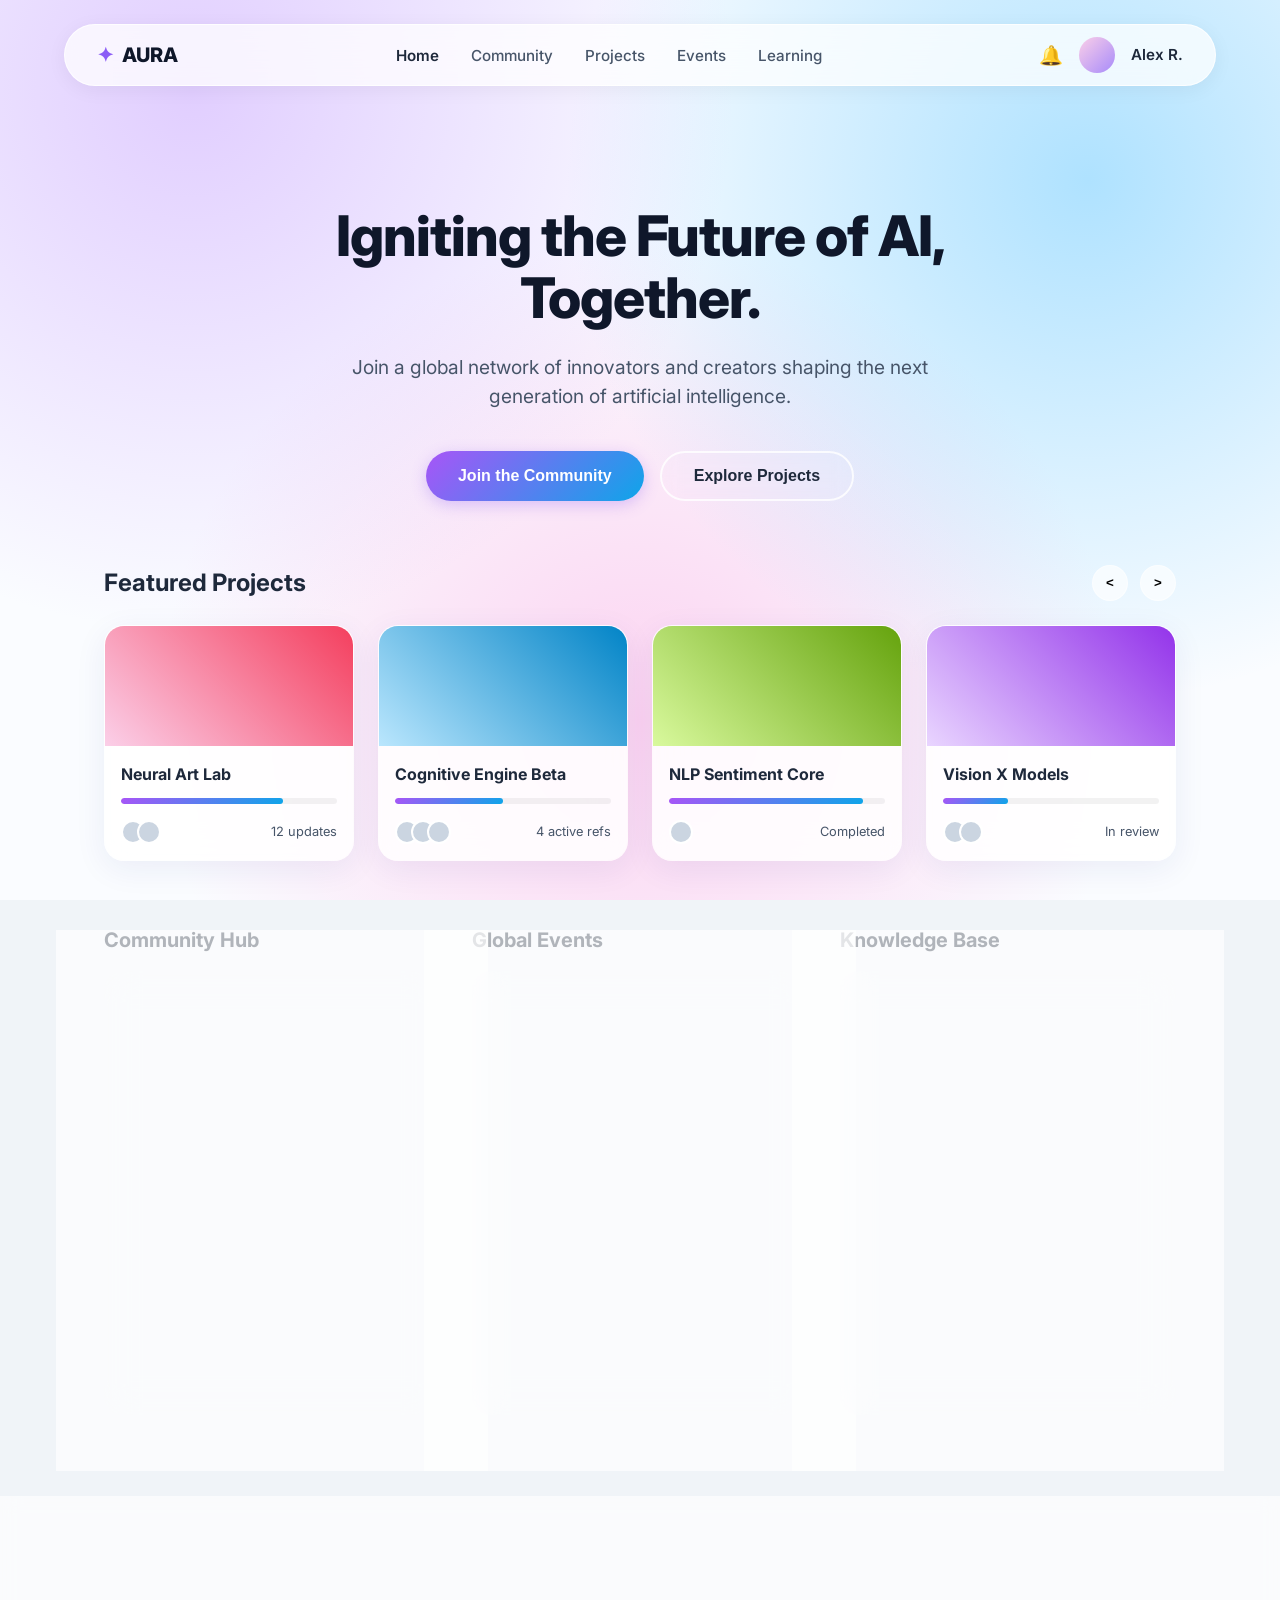
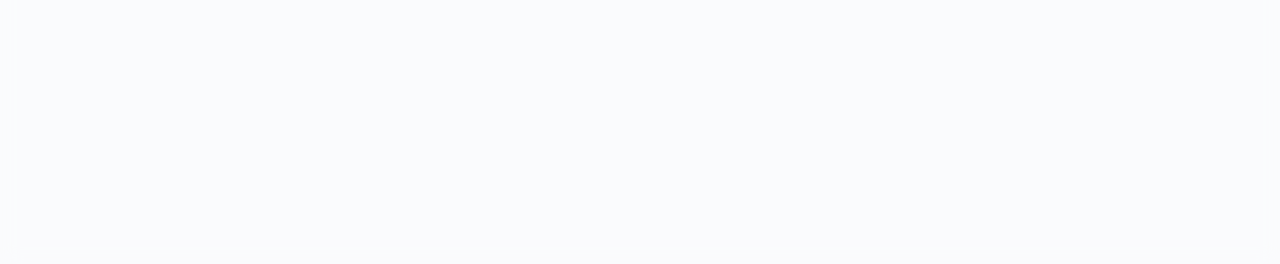
<file: apps/gen-ai-community/src/index.html>
<!DOCTYPE html>
<html lang="en">
<head>
    <meta charset="UTF-8">
    <meta name="viewport" content="width=device-width, initial-scale=1.0">
    <title>Global Gen-AI Community</title>
    <link rel="stylesheet" href="style.css">
    <link rel="preconnect" href="https://fonts.googleapis.com">
    <link rel="preconnect" href="https://fonts.gstatic.com" crossorigin>
    <link href="https://fonts.googleapis.com/css2?family=Inter:wght@400;500;600;700;800&display=swap" rel="stylesheet">
</head>
<body>
    <!-- Background Gradient -->
    <div class="glass-bg"></div>

    <nav class="navbar glass-pill">
        <div class="logo">
            <span class="logo-icon">✦</span> AURA
        </div>
        <ul class="nav-links">
            <li><a href="#" class="active">Home</a></li>
            <li><a href="#">Community</a></li>
            <li><a href="#">Projects</a></li>
            <li><a href="#">Events</a></li>
            <li><a href="#">Learning</a></li>
        </ul>
        <div class="user-profile">
            <span class="bell-icon">🔔</span>
            <div class="avatar"></div>
            <span class="user-name">Alex R.</span>
        </div>
    </nav>

    <header class="hero">
        <h1>Igniting the Future of AI, Together.</h1>
        <p>Join a global network of innovators and creators shaping the next generation of artificial intelligence.</p>
        <div class="hero-cta">
            <button class="btn-primary pill">Join the Community</button>
            <button class="btn-secondary pill">Explore Projects</button>
        </div>
    </header>

    <section class="featured-projects">
        <div class="section-header">
            <h2>Featured Projects</h2>
            <div class="carousel-nav">
                <button class="nav-arrow">&lt;</button>
                <button class="nav-arrow">&gt;</button>
            </div>
        </div>
        <div class="project-carousel">
            <!-- Project Card 1 -->
            <div class="project-card glass-card">
                <div class="project-image gradient-1"></div>
                <div class="project-info">
                    <h3>Neural Art Lab</h3>
                    <div class="progress-bar"><div class="progress" style="width: 75%"></div></div>
                    <div class="project-meta">
                        <div class="avatars">
                            <div class="avatar-mini"></div>
                            <div class="avatar-mini"></div>
                        </div>
                        <span>12 updates</span>
                    </div>
                </div>
            </div>
            <!-- Project Card 2 -->
            <div class="project-card glass-card">
                <div class="project-image gradient-2"></div>
                <div class="project-info">
                    <h3>Cognitive Engine Beta</h3>
                    <div class="progress-bar"><div class="progress" style="width: 50%"></div></div>
                    <div class="project-meta">
                        <div class="avatars">
                            <div class="avatar-mini"></div>
                            <div class="avatar-mini"></div>
                            <div class="avatar-mini"></div>
                        </div>
                        <span>4 active refs</span>
                    </div>
                </div>
            </div>
            <!-- Project Card 3 -->
            <div class="project-card glass-card">
                <div class="project-image gradient-3"></div>
                <div class="project-info">
                    <h3>NLP Sentiment Core</h3>
                    <div class="progress-bar"><div class="progress" style="width: 90%"></div></div>
                    <div class="project-meta">
                        <div class="avatars">
                            <div class="avatar-mini"></div>
                        </div>
                        <span>Completed</span>
                    </div>
                </div>
            </div>
            <!-- Project Card 4 -->
            <div class="project-card glass-card">
                <div class="project-image gradient-4"></div>
                <div class="project-info">
                    <h3>Vision X Models</h3>
                    <div class="progress-bar"><div class="progress" style="width: 30%"></div></div>
                    <div class="project-meta">
                        <div class="avatars">
                            <div class="avatar-mini"></div>
                            <div class="avatar-mini"></div>
                        </div>
                        <span>In review</span>
                    </div>
                </div>
            </div>
        </div>
    </section>

    <main class="dashboard-grid">
        <!-- Column 1: Community Hub -->
        <div class="grid-column">
            <h2 class="col-title">Community Hub</h2>
            <div class="glass-card column-card">
                <div class="feed-item">
                    <div class="feed-header">
                        <div class="avatar-small"></div>
                        <div class="feed-meta">
                            <strong>Sarah Jenkins</strong>
                            <span>2 hours ago</span>
                        </div>
                    </div>
                    <p class="feed-body">Just published the new weights for the edge-optimized transformer model. Check out the benchmarks! <a href="#">See more</a></p>
                    <div class="feed-actions">
                        <span>❤️ 124</span>
                        <span>💬 32</span>
                    </div>
                </div>
                <div class="feed-item">
                    <div class="feed-header">
                        <div class="avatar-small"></div>
                        <div class="feed-meta">
                            <strong>David Chu</strong>
                            <span>5 hours ago</span>
                        </div>
                    </div>
                    <p class="feed-body">Anyone experiencing latency drops with the latest API wrapper update? Let's debug in the main thread.</p>
                    <div class="feed-actions">
                        <span>❤️ 45</span>
                        <span>💬 18</span>
                    </div>
                </div>
                <div class="feed-input">
                    <div class="avatar-small"></div>
                    <input type="text" placeholder="Add a comment...">
                </div>
            </div>
        </div>

        <!-- Column 2: Global Events -->
        <div class="grid-column">
            <h2 class="col-title">Global Events</h2>
            <div class="glass-card column-card no-pad">
                <ul class="event-list">
                    <li>
                        <div class="event-day">Mon</div>
                        <div class="event-tag blue-tag">
                            <strong>Upcoming Meetups</strong>
                            <span>10:00 AM PST</span>
                        </div>
                    </li>
                    <li>
                        <div class="event-day">Tue</div>
                        <div class="event-tag purple-tag">
                            <strong>Model Fine-tuning Workshop</strong>
                            <span>1:00 PM EST</span>
                        </div>
                    </li>
                    <li>
                        <div class="event-day">Wed</div>
                        <div class="event-tag orange-tag">
                            <strong>AI Ethics Panel</strong>
                            <span>9:00 AM UTC</span>
                        </div>
                    </li>
                    <li>
                        <div class="event-day">Thu</div>
                        <div class="event-tag green-tag">
                            <strong>Hackathon Kickoff</strong>
                            <span>All Day</span>
                        </div>
                    </li>
                </ul>
            </div>
        </div>

        <!-- Column 3: Knowledge Base -->
        <div class="grid-column">
            <h2 class="col-title">Knowledge Base</h2>
            <div class="glass-card column-card flex-col">
                <a href="#" class="resource-link">
                    <div class="resource-icon">📚</div>
                    <div class="resource-text">
                        <strong>Latest AI Research</strong>
                        <span>Curated papers from top labs</span>
                    </div>
                    <div class="resource-arrow">→</div>
                </a>
                <a href="#" class="resource-link">
                    <div class="resource-icon">⚡</div>
                    <div class="resource-text">
                        <strong>Optimization Guides</strong>
                        <span>Reduce latency by 40%</span>
                    </div>
                    <div class="resource-arrow">→</div>
                </a>
                <a href="#" class="resource-link">
                    <div class="resource-icon">🔧</div>
                    <div class="resource-text">
                        <strong>API Documentation</strong>
                        <span>Connect your models easily</span>
                    </div>
                    <div class="resource-arrow">→</div>
                </a>
                <button class="btn-outline">Show More Resources</button>
            </div>
        </div>
    </main>

    <footer class="glass-footer">
        <div class="footer-brand">
            <div class="logo"><span class="logo-icon">✦</span> AURA</div>
            <div class="members-online">
                <div class="avatars">
                    <div class="avatar-mini"></div>
                    <div class="avatar-mini"></div>
                    <div class="avatar-mini"></div>
                </div>
                <span>4,291 members online</span>
            </div>
        </div>
        <div class="footer-links">
            <div class="link-group">
                <h4>Site Links</h4>
                <a href="#">About Us</a>
                <a href="#">Careers</a>
                <a href="#">Press</a>
            </div>
            <div class="link-group">
                <h4>Legal Info</h4>
                <a href="#">Privacy Policy</a>
                <a href="#">Terms of Service</a>
                <a href="#">Cookie Guidelines</a>
            </div>
        </div>
        <div class="footer-bottom">
            <span>© 2026 AURA Community. All rights reserved.</span>
            <div class="footer-legal-links">
                <a href="#">Privacy</a> • <a href="#">Legal Info</a>
            </div>
        </div>
    </footer>
</body>
</html>
</file>
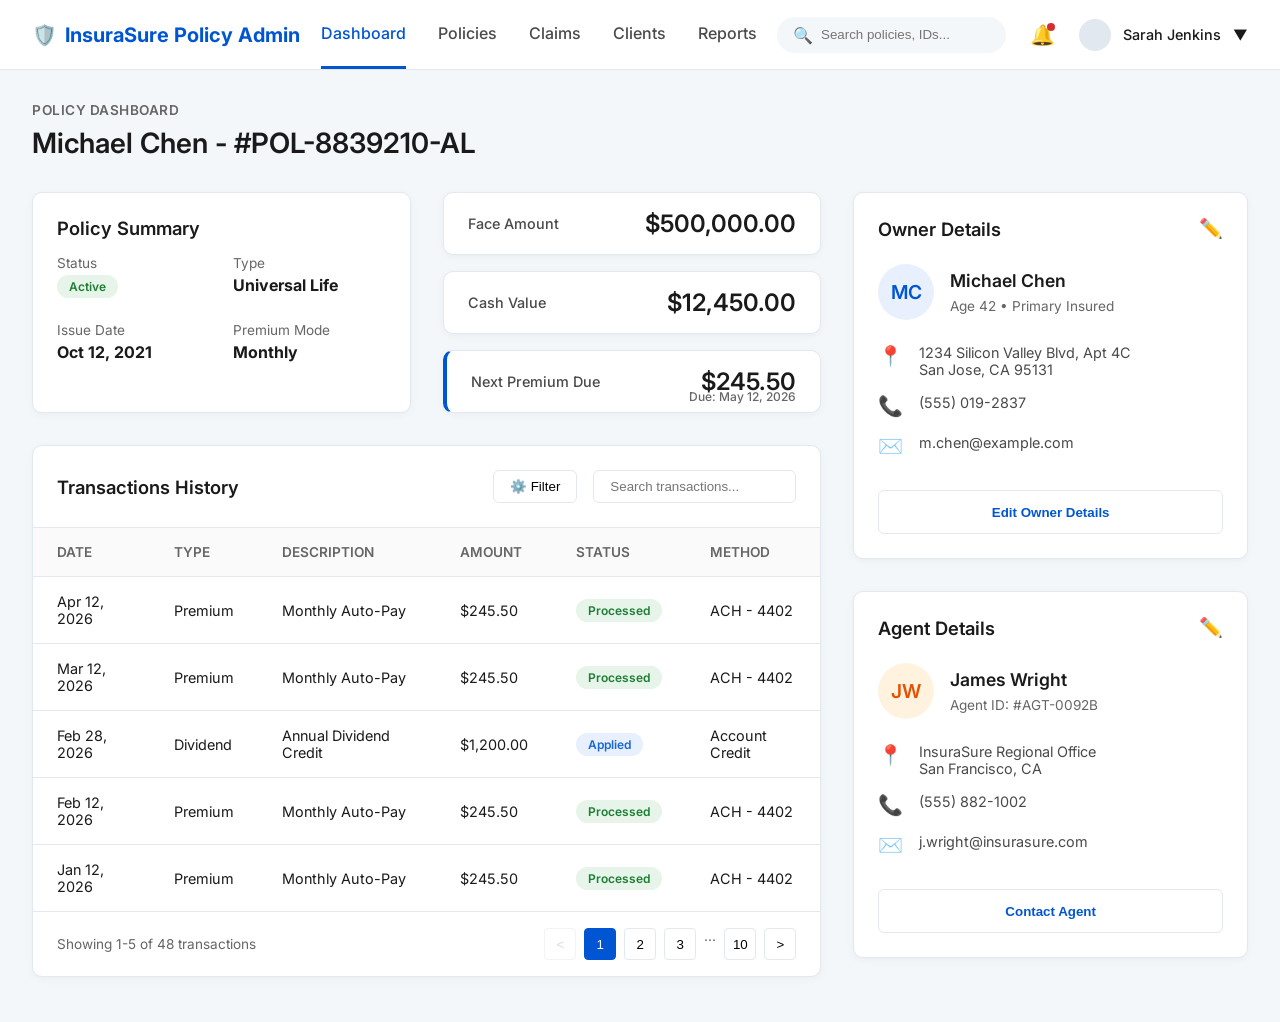
<file: apps/insurance-policy-admin/src/index.html>
<!DOCTYPE html>
<html lang="en">
<head>
    <meta charset="UTF-8">
    <meta name="viewport" content="width=device-width, initial-scale=1.0">
    <title>InsuraSure Policy Admin</title>
    <link rel="stylesheet" href="style.css">
    <link rel="preconnect" href="https://fonts.googleapis.com">
    <link rel="preconnect" href="https://fonts.gstatic.com" crossorigin>
    <link href="https://fonts.googleapis.com/css2?family=Inter:wght@400;500;600;700&display=swap" rel="stylesheet">
</head>
<body>
    <nav class="top-nav">
        <div class="nav-brand">
            <span class="logo-shield">🛡️</span>
            <span class="brand-name">InsuraSure Policy Admin</span>
        </div>
        <ul class="nav-links">
            <li><a href="#" class="active">Dashboard</a></li>
            <li><a href="#">Policies</a></li>
            <li><a href="#">Claims</a></li>
            <li><a href="#">Clients</a></li>
            <li><a href="#">Reports</a></li>
        </ul>
        <div class="nav-actions">
            <div class="search-bar">
                <span class="search-icon">🔍</span>
                <input type="text" placeholder="Search policies, IDs...">
            </div>
            <div class="notification">
                <span class="bell">🔔</span>
                <span class="dot"></span>
            </div>
            <div class="user-profile">
                <div class="avatar"></div>
                <span>Sarah Jenkins</span>
                <span class="chevron">▼</span>
            </div>
        </div>
    </nav>

    <main class="dashboard-container">
        <header class="dashboard-header">
            <span class="breadcrumb">Policy Dashboard</span>
            <h1>Michael Chen - #POL-8839210-AL</h1>
        </header>

        <div class="two-column-layout">
            <!-- Left Column: Core Data -->
            <div class="main-content">
                
                <div class="summary-highlight-grid">
                    <!-- Policy Summary Card -->
                    <div class="card summary-card">
                        <h2>Policy Summary</h2>
                        <div class="summary-details">
                            <div class="detail-group">
                                <span>Status</span>
                                <div class="badge badge-success">Active</div>
                            </div>
                            <div class="detail-group">
                                <span>Type</span>
                                <strong>Universal Life</strong>
                            </div>
                            <div class="detail-group">
                                <span>Issue Date</span>
                                <strong>Oct 12, 2021</strong>
                            </div>
                            <div class="detail-group">
                                <span>Premium Mode</span>
                                <strong>Monthly</strong>
                            </div>
                        </div>
                    </div>

                    <!-- Highlight Stack -->
                    <div class="highlight-stack">
                        <div class="card highlight-card">
                            <span>Face Amount</span>
                            <h3>$500,000.00</h3>
                        </div>
                        <div class="card highlight-card">
                            <span>Cash Value</span>
                            <h3>$12,450.00</h3>
                        </div>
                        <div class="card highlight-card highlight-accent">
                            <span>Next Premium Due</span>
                            <h3>$245.50</h3>
                            <span class="date">Due: May 12, 2026</span>
                        </div>
                    </div>
                </div>

                <!-- Transactions Table -->
                <div class="card transactions-card">
                    <div class="table-header">
                        <h2>Transactions History</h2>
                        <div class="table-actions">
                            <button class="btn-icon">⚙️ Filter</button>
                            <input type="text" placeholder="Search transactions...">
                        </div>
                    </div>
                    <table class="data-table">
                        <thead>
                            <tr>
                                <th>Date</th>
                                <th>Type</th>
                                <th>Description</th>
                                <th>Amount</th>
                                <th>Status</th>
                                <th>Method</th>
                            </tr>
                        </thead>
                        <tbody>
                            <tr>
                                <td>Apr 12, 2026</td>
                                <td>Premium</td>
                                <td>Monthly Auto-Pay</td>
                                <td>$245.50</td>
                                <td><span class="badge badge-success">Processed</span></td>
                                <td>ACH - 4402</td>
                            </tr>
                            <tr>
                                <td>Mar 12, 2026</td>
                                <td>Premium</td>
                                <td>Monthly Auto-Pay</td>
                                <td>$245.50</td>
                                <td><span class="badge badge-success">Processed</span></td>
                                <td>ACH - 4402</td>
                            </tr>
                            <tr>
                                <td>Feb 28, 2026</td>
                                <td>Dividend</td>
                                <td>Annual Dividend Credit</td>
                                <td>$1,200.00</td>
                                <td><span class="badge badge-neutral">Applied</span></td>
                                <td>Account Credit</td>
                            </tr>
                            <tr>
                                <td>Feb 12, 2026</td>
                                <td>Premium</td>
                                <td>Monthly Auto-Pay</td>
                                <td>$245.50</td>
                                <td><span class="badge badge-success">Processed</span></td>
                                <td>ACH - 4402</td>
                            </tr>
                            <tr>
                                <td>Jan 12, 2026</td>
                                <td>Premium</td>
                                <td>Monthly Auto-Pay</td>
                                <td>$245.50</td>
                                <td><span class="badge badge-success">Processed</span></td>
                                <td>ACH - 4402</td>
                            </tr>
                        </tbody>
                    </table>
                    <div class="table-footer">
                        <span>Showing 1-5 of 48 transactions</span>
                        <div class="pagination">
                            <button disabled>&lt;</button>
                            <button class="active">1</button>
                            <button>2</button>
                            <button>3</button>
                            <span>...</span>
                            <button>10</button>
                            <button>&gt;</button>
                        </div>
                    </div>
                </div>
            </div>

            <!-- Right Column: Sidebar -->
            <aside class="sidebar">
                <!-- Owner Details -->
                <div class="card profile-card">
                    <div class="card-top">
                        <h2>Owner Details</h2>
                        <button class="edit-icon">✏️</button>
                    </div>
                    <div class="profile-header">
                        <div class="profile-photo">MC</div>
                        <div class="profile-titles">
                            <h3>Michael Chen</h3>
                            <span>Age 42 • Primary Insured</span>
                        </div>
                    </div>
                    <ul class="contact-list">
                        <li>
                            <span class="contact-icon">📍</span>
                            <span>1234 Silicon Valley Blvd, Apt 4C<br>San Jose, CA 95131</span>
                        </li>
                        <li>
                            <span class="contact-icon">📞</span>
                            <span>(555) 019-2837</span>
                        </li>
                        <li>
                            <span class="contact-icon">✉️</span>
                            <span>m.chen@example.com</span>
                        </li>
                    </ul>
                    <button class="btn-ghost">Edit Owner Details</button>
                </div>

                <!-- Agent Details -->
                <div class="card profile-card">
                    <div class="card-top">
                        <h2>Agent Details</h2>
                        <button class="edit-icon">✏️</button>
                    </div>
                    <div class="profile-header">
                        <div class="profile-photo agent-photo">JW</div>
                        <div class="profile-titles">
                            <h3>James Wright</h3>
                            <span>Agent ID: #AGT-0092B</span>
                        </div>
                    </div>
                    <ul class="contact-list">
                        <li>
                            <span class="contact-icon">📍</span>
                            <span>InsuraSure Regional Office<br>San Francisco, CA</span>
                        </li>
                        <li>
                            <span class="contact-icon">📞</span>
                            <span>(555) 882-1002</span>
                        </li>
                        <li>
                            <span class="contact-icon">✉️</span>
                            <span>j.wright@insurasure.com</span>
                        </li>
                    </ul>
                    <button class="btn-ghost">Contact Agent</button>
                </div>
            </aside>
        </div>
    </main>
</body>
</html>
</file>
<file: apps/gen-ai-community/src/style.css>
:root {
    --bg-base: #f0f4f8;
    --text-primary: #1e293b;
    --text-secondary: #475569;
    --text-light: #94a3b8;
    
    --primary-gradient: linear-gradient(135deg, #a855f7, #0ea5e9);
    --bg-overlay: rgba(255, 255, 255, 0.65);
    --card-border: rgba(255, 255, 255, 0.5);
    --card-shadow: 0 8px 32px 0 rgba(31, 38, 135, 0.07);
}

* {
    margin: 0;
    padding: 0;
    box-sizing: border-box;
}

body {
    font-family: 'Inter', sans-serif;
    background-color: var(--bg-base);
    color: var(--text-primary);
    line-height: 1.5;
    overflow-x: hidden;
    min-height: 100vh;
    position: relative;
}

/* Glassmorphism Dynamic Background using gradients */
.glass-bg {
    position: fixed;
    top: 0;
    left: 0;
    width: 100vw;
    height: 100vh;
    background: 
        radial-gradient(circle at 15% 10%, rgba(200, 160, 255, 0.5) 0%, transparent 40%),
        radial-gradient(circle at 85% 20%, rgba(100, 200, 255, 0.5) 0%, transparent 40%),
        radial-gradient(circle at 50% 80%, rgba(255, 150, 220, 0.4) 0%, transparent 50%);
    background-color: #fafcff;
    z-index: -1;
}

/* Common UI Elements */
.glass-card {
    background: var(--bg-overlay);
    backdrop-filter: blur(16px);
    -webkit-backdrop-filter: blur(16px);
    border: 1px solid var(--card-border);
    border-radius: 20px;
    box-shadow: var(--card-shadow);
}

/* Navigation - Floating Pill */
.navbar {
    margin: 1.5rem auto;
    width: 90%;
    max-width: 1200px;
    display: flex;
    justify-content: space-between;
    align-items: center;
    padding: 0.75rem 2rem;
    position: sticky;
    top: 1.5rem;
    z-index: 100;
}

.glass-pill {
    background: rgba(255, 255, 255, 0.75);
    backdrop-filter: blur(20px);
    -webkit-backdrop-filter: blur(20px);
    border: 1px solid rgba(255,255,255,0.8);
    border-radius: 9999px;
    box-shadow: 0 4px 20px rgba(0,0,0,0.05);
}

.logo {
    font-size: 1.25rem;
    font-weight: 800;
    color: #0f172a;
    display: flex;
    align-items: center;
    gap: 0.5rem;
}

.logo-icon {
    color: #8b5cf6;
}

.nav-links {
    list-style: none;
    display: flex;
    gap: 2rem;
}

.nav-links a {
    text-decoration: none;
    color: var(--text-secondary);
    font-weight: 500;
    font-size: 0.95rem;
    transition: color 0.2s;
}

.nav-links a.active, .nav-links a:hover {
    color: var(--text-primary);
    font-weight: 600;
}

.user-profile {
    display: flex;
    align-items: center;
    gap: 1rem;
}

.bell-icon {
    font-size: 1.2rem;
    cursor: pointer;
}

.avatar {
    width: 36px;
    height: 36px;
    border-radius: 50%;
    background: linear-gradient(135deg, #fbcfe8, #a78bfa);
}

.user-name {
    font-weight: 600;
    font-size: 0.95rem;
}

/* Hero Section */
.hero {
    text-align: center;
    padding: 6rem 1rem 4rem;
    max-width: 800px;
    margin: 0 auto;
}

.hero h1 {
    font-size: 3.5rem;
    font-weight: 800;
    color: #0f172a;
    line-height: 1.1;
    margin-bottom: 1.5rem;
    letter-spacing: -1px;
}

.hero p {
    font-size: 1.2rem;
    color: var(--text-secondary);
    max-width: 600px;
    margin: 0 auto 2.5rem;
}

.hero-cta {
    display: flex;
    justify-content: center;
    gap: 1rem;
}

.pill {
    padding: 0.875rem 2rem;
    border-radius: 9999px;
    font-size: 1rem;
    font-weight: 600;
    cursor: pointer;
    transition: transform 0.2s, box-shadow 0.2s;
}

.btn-primary {
    background: var(--primary-gradient);
    color: white;
    border: none;
    box-shadow: 0 4px 15px rgba(139, 92, 246, 0.3);
}

.btn-primary:hover {
    transform: translateY(-2px);
    box-shadow: 0 6px 20px rgba(139, 92, 246, 0.4);
}

.btn-secondary {
    background: transparent;
    color: var(--text-primary);
    border: 2px solid rgba(255, 255, 255, 0.8);
    backdrop-filter: blur(10px);
}

.btn-secondary:hover {
    background: rgba(255, 255, 255, 0.5);
}

/* Featured Projects */
.featured-projects {
    max-width: 1200px;
    margin: 0 auto 4rem;
    padding: 0 5%;
}

.section-header {
    display: flex;
    justify-content: space-between;
    align-items: center;
    margin-bottom: 1.5rem;
}

.section-header h2 {
    font-size: 1.5rem;
}

.nav-arrow {
    background: var(--bg-overlay);
    border: 1px solid var(--card-border);
    border-radius: 50%;
    width: 36px;
    height: 36px;
    cursor: pointer;
    font-weight: bold;
    margin-left: 0.5rem;
    transition: background 0.2s;
}

.nav-arrow:hover {
    background: white;
}

.project-carousel {
    display: grid;
    grid-template-columns: repeat(4, 1fr);
    gap: 1.5rem;
}

@media (max-width: 1024px) {
    .project-carousel { grid-template-columns: repeat(2, 1fr); }
}

@media (max-width: 600px) {
    .project-carousel { grid-template-columns: 1fr; }
}

.project-card {
    overflow: hidden;
    transition: transform 0.3s;
}

.project-card:hover {
    transform: translateY(-5px);
}

.project-image {
    height: 120px;
    width: 100%;
}

.gradient-1 { background: linear-gradient(45deg, #fbcfe8, #f43f5e); }
.gradient-2 { background: linear-gradient(45deg, #bae6fd, #0284c7); }
.gradient-3 { background: linear-gradient(45deg, #d9f99d, #65a30d); }
.gradient-4 { background: linear-gradient(45deg, #e9d5ff, #9333ea); }

.project-info {
    padding: 1rem;
    background: rgba(255, 255, 255, 0.6);
}

.project-info h3 {
    font-size: 1rem;
    margin-bottom: 0.75rem;
}

.progress-bar {
    width: 100%;
    height: 6px;
    background: rgba(0,0,0,0.05);
    border-radius: 9999px;
    margin-bottom: 1rem;
    overflow: hidden;
}

.progress {
    height: 100%;
    background: var(--primary-gradient);
    border-radius: 9999px;
}

.project-meta {
    display: flex;
    justify-content: space-between;
    align-items: center;
    font-size: 0.8rem;
    color: var(--text-secondary);
}

.avatars {
    display: flex;
}

.avatar-mini {
    width: 24px;
    height: 24px;
    border-radius: 50%;
    background: #cbd5e1;
    border: 2px solid white;
    margin-left: -8px;
}

.avatar-mini:first-child {
    margin-left: 0;
}

/* 3-Column Grid */
.dashboard-grid {
    display: grid;
    grid-template-columns: repeat(3, 1fr);
    gap: 2rem;
    max-width: 1200px;
    margin: 0 auto 5rem;
    padding: 0 5%;
}

@media (max-width: 900px) {
    .dashboard-grid { grid-template-columns: 1fr; }
}

.col-title {
    font-size: 1.25rem;
    margin-bottom: 1rem;
    color: var(--text-primary);
}

.column-card {
    padding: 1.5rem;
    height: calc(100% - 3rem);
}

.column-card.no-pad { padding: 0.5rem 0; }
.column-card.flex-col { display: flex; flex-direction: column; gap: 1rem;}

/* Hub Feed */
.feed-item {
    padding-bottom: 1rem;
    margin-bottom: 1rem;
    border-bottom: 1px solid rgba(0,0,0,0.05);
}

.feed-header {
    display: flex;
    gap: 0.75rem;
    margin-bottom: 0.5rem;
    align-items: center;
}

.avatar-small {
    width: 32px;
    height: 32px;
    border-radius: 50%;
    background: #94a3b8;
}

.feed-meta {
    display: flex;
    flex-direction: column;
}

.feed-meta strong { font-size: 0.9rem; }
.feed-meta span { font-size: 0.75rem; color: var(--text-light); }

.feed-body {
    font-size: 0.9rem;
    color: var(--text-secondary);
    margin-bottom: 0.5rem;
}

.feed-body a { color: #0ea5e9; text-decoration: none; }

.feed-actions {
    font-size: 0.85rem;
    color: var(--text-light);
    display: flex;
    gap: 1rem;
}

.feed-input {
    display: flex;
    gap: 0.75rem;
    align-items: center;
    background: rgba(255,255,255,0.5);
    padding: 0.5rem;
    border-radius: 9999px;
}

.feed-input input {
    border: none;
    background: transparent;
    outline: none;
    flex: 1;
    font-family: inherit;
    font-size: 0.9rem;
}

/* Events Calendar */
.event-list { list-style: none; }

.event-list li {
    display: flex;
    padding: 0.75rem 1.5rem;
    align-items: center;
    gap: 1rem;
    border-bottom: 1px solid rgba(0,0,0,0.05);
}

.event-list li:last-child { border-bottom: none; }

.event-day {
    font-weight: 700;
    color: var(--text-light);
    width: 40px;
    text-align: center;
}

.event-tag {
    flex: 1;
    padding: 0.75rem 1rem;
    border-radius: 12px;
    display: flex;
    flex-direction: column;
}

.event-tag strong { font-size: 0.95rem; }
.event-tag span { font-size: 0.8rem; opacity: 0.8; }

.blue-tag { background: #e0f2fe; color: #0369a1; }
.purple-tag { background: #f3e8ff; color: #7e22ce; }
.orange-tag { background: #ffedd5; color: #c2410c; }
.green-tag { background: #dcfce3; color: #15803d; }

/* Knowledge Base */
.resource-link {
    display: flex;
    align-items: center;
    gap: 1rem;
    padding: 1rem;
    background: rgba(255, 255, 255, 0.5);
    border-radius: 12px;
    text-decoration: none;
    color: inherit;
    transition: background 0.2s;
}

.resource-link:hover { background: white; }

.resource-icon {
    font-size: 1.5rem;
    width: 40px;
    height: 40px;
    display: flex;
    align-items: center;
    justify-content: center;
    background: rgba(0,0,0,0.04);
    border-radius: 8px;
}

.resource-text {
    flex: 1;
    display: flex;
    flex-direction: column;
}

.resource-text strong { font-size: 0.95rem; }
.resource-text span { font-size: 0.8rem; color: var(--text-light); }

.btn-outline {
    margin-top: auto;
    padding: 0.75rem;
    border: 1px solid var(--text-light);
    border-radius: 8px;
    background: transparent;
    cursor: pointer;
    font-weight: 600;
    color: var(--text-secondary);
}

.btn-outline:hover {
    background: rgba(255,255,255,0.8);
}

/* Footer */
.glass-footer {
    background: var(--bg-overlay);
    backdrop-filter: blur(10px);
    -webkit-backdrop-filter: blur(10px);
    border-top: 1px solid var(--card-border);
    padding: 3rem 5% 1.5rem;
    display: flex;
    flex-direction: column;
    gap: 2rem;
}

.footer-brand {
    display: flex;
    justify-content: space-between;
    align-items: center;
    max-width: 1200px;
    margin: 0 auto;
    width: 100%;
}

.members-online {
    display: flex;
    align-items: center;
    gap: 1rem;
    background: white;
    padding: 0.5rem 1rem;
    border-radius: 9999px;
    box-shadow: 0 2px 10px rgba(0,0,0,0.05);
    font-size: 0.85rem;
    font-weight: 500;
}

.footer-links {
    max-width: 1200px;
    margin: 0 auto;
    width: 100%;
    display: flex;
    gap: 4rem;
}

.link-group {
    display: flex;
    flex-direction: column;
    gap: 0.5rem;
}

.link-group h4 {
    margin-bottom: 0.5rem;
    font-size: 0.9rem;
}

.link-group a {
    color: var(--text-secondary);
    text-decoration: none;
    font-size: 0.85rem;
}

.footer-bottom {
    max-width: 1200px;
    margin: 2rem auto 0;
    width: 100%;
    display: flex;
    justify-content: space-between;
    font-size: 0.8rem;
    color: var(--text-light);
    border-top: 1px solid rgba(0,0,0,0.05);
    padding-top: 1.5rem;
}

.footer-legal-links a {
    color: inherit;
    text-decoration: none;
}
</file>
<file: apps/insurance-policy-admin/src/style.css>
:root {
    --bg-color: #F4F7F9;
    --card-bg: #FFFFFF;
    --primary-blue: #0056D2;
    --primary-blue-hover: #0043A4;
    
    --text-dark: #1A1A1A;
    --text-medium: #4A4A4A;
    --text-light: #666666;
    --border-color: #E2E8F0;
    
    --bg-success: #E6F4EA;
    --text-success: #1E7E34;
    --bg-neutral: #E8F0FE;
    --text-neutral: #1967D2;
}

* {
    margin: 0;
    padding: 0;
    box-sizing: border-box;
}

body {
    font-family: 'Inter', -apple-system, sans-serif;
    background-color: var(--bg-color);
    color: var(--text-dark);
    -webkit-font-smoothing: antialiased;
}

/* Typography */
h1 { font-size: 1.75rem; font-weight: 600; color: var(--text-dark); }
h2 { font-size: 1.15rem; font-weight: 600; color: var(--text-dark); margin-bottom: 1rem; }
h3 { font-size: 1.5rem; font-weight: 600; color: var(--text-dark); }

/* Common Card Styles */
.card {
    background-color: var(--card-bg);
    border-radius: 10px;
    box-shadow: 0 2px 8px rgba(0, 0, 0, 0.04);
    padding: 1.5rem;
    border: 1px solid var(--border-color);
}

/* Nav Bar */
.top-nav {
    background-color: var(--card-bg);
    height: 70px;
    display: flex;
    align-items: center;
    justify-content: space-between;
    padding: 0 2rem;
    border-bottom: 1px solid var(--border-color);
    position: sticky;
    top: 0;
    z-index: 100;
}

.nav-brand {
    display: flex;
    align-items: center;
    gap: 0.5rem;
    font-weight: 700;
    font-size: 1.25rem;
    color: var(--primary-blue);
}

.nav-links {
    display: flex;
    list-style: none;
    gap: 2rem;
    height: 100%;
}

.nav-links li { height: 100%; display: flex; align-items: center; }

.nav-links a {
    text-decoration: none;
    color: var(--text-medium);
    font-weight: 500;
    height: 100%;
    display: flex;
    align-items: center;
    border-bottom: 3px solid transparent;
    transition: all 0.2s;
}

.nav-links a:hover { color: var(--primary-blue); }

.nav-links a.active {
    color: var(--primary-blue);
    border-bottom-color: var(--primary-blue);
}

.nav-actions {
    display: flex;
    align-items: center;
    gap: 1.5rem;
}

.search-bar {
    display: flex;
    align-items: center;
    background-color: var(--bg-color);
    padding: 0.5rem 1rem;
    border-radius: 9999px;
    gap: 0.5rem;
}

.search-bar input {
    border: none;
    background: transparent;
    outline: none;
}

.notification {
    position: relative;
    cursor: pointer;
    font-size: 1.25rem;
}

.dot {
    position: absolute;
    top: 0;
    right: 0;
    width: 8px;
    height: 8px;
    background-color: #D32F2F;
    border-radius: 50%;
}

.user-profile {
    display: flex;
    align-items: center;
    gap: 0.75rem;
    font-weight: 500;
    font-size: 0.9rem;
    cursor: pointer;
}

.avatar {
    width: 32px;
    height: 32px;
    background-color: #E2E8F0;
    border-radius: 50%;
    background-image: url('https://ui-avatars.com/api/?name=Sarah+Jenkins&background=0056D2&color=fff');
    background-size: cover;
}

/* Dashboard Layout */
.dashboard-container {
    max-width: 1400px;
    margin: 0 auto;
    padding: 2rem;
}

.dashboard-header { margin-bottom: 2rem; }

.breadcrumb {
    font-size: 0.85rem;
    color: var(--text-light);
    text-transform: uppercase;
    letter-spacing: 0.5px;
    font-weight: 600;
    display: block;
    margin-bottom: 0.5rem;
}

.two-column-layout {
    display: grid;
    grid-template-columns: 2fr 1fr;
    gap: 2rem;
}

/* Left Column: Summary & Highlights */
.summary-highlight-grid {
    display: grid;
    grid-template-columns: 1fr 1fr;
    gap: 2rem;
    margin-bottom: 2rem;
}

.summary-details {
    display: grid;
    grid-template-columns: 1fr 1fr;
    gap: 1.5rem;
}

.detail-group { display: flex; flex-direction: column; gap: 0.25rem; }
.detail-group span { font-size: 0.85rem; color: var(--text-light); }
.detail-group strong { font-size: 1rem; color: var(--text-dark); }

.highlight-stack { display: flex; flex-direction: column; gap: 1rem; }

.highlight-card {
    padding: 1rem 1.5rem;
    display: flex;
    justify-content: space-between;
    align-items: center;
}

.highlight-card span { font-size: 0.9rem; color: var(--text-medium); font-weight: 500;}

.highlight-accent {
    border-left: 4px solid var(--primary-blue);
    position: relative;
}

.highlight-accent .date {
    position: absolute;
    bottom: 0.5rem;
    right: 1.5rem;
    font-size: 0.75rem;
    color: var(--text-light);
}

/* Badges */
.badge {
    padding: 0.25rem 0.75rem;
    border-radius: 9999px;
    font-size: 0.75rem;
    font-weight: 600;
    display: inline-block;
    text-align: center;
    width: max-content;
}

.badge-success { background-color: var(--bg-success); color: var(--text-success); }
.badge-neutral { background-color: var(--bg-neutral); color: var(--text-neutral); }

/* Table */
.transactions-card { padding: 0; overflow: hidden; }

.table-header {
    display: flex;
    justify-content: space-between;
    align-items: center;
    padding: 1.5rem;
    border-bottom: 1px solid var(--border-color);
}

.table-header h2 { margin: 0; }

.table-actions { display: flex; gap: 1rem; }

.btn-icon {
    background: transparent;
    border: 1px solid var(--border-color);
    padding: 0.5rem 1rem;
    border-radius: 6px;
    cursor: pointer;
    font-weight: 500;
}

.table-actions input {
    border: 1px solid var(--border-color);
    padding: 0.5rem 1rem;
    border-radius: 6px;
    outline: none;
}

.data-table {
    width: 100%;
    border-collapse: collapse;
}

.data-table th, .data-table td {
    padding: 1rem 1.5rem;
    text-align: left;
    border-bottom: 1px solid var(--border-color);
}

.data-table th {
    background-color: #FAFAFA;
    font-size: 0.85rem;
    color: var(--text-light);
    font-weight: 600;
    text-transform: uppercase;
}

.data-table td { font-size: 0.9rem; color: var(--text-dark); }

.table-footer {
    display: flex;
    justify-content: space-between;
    align-items: center;
    padding: 1rem 1.5rem;
    font-size: 0.85rem;
    color: var(--text-light);
}

.pagination { display: flex; gap: 0.5rem; }

.pagination button {
    border: 1px solid var(--border-color);
    background: var(--card-bg);
    width: 32px;
    height: 32px;
    border-radius: 4px;
    cursor: pointer;
}

.pagination button.active {
    background: var(--primary-blue);
    color: white;
    border-color: var(--primary-blue);
}

.pagination button:disabled { opacity: 0.5; cursor: not-allowed; }

/* Sidebar Cards */
.profile-card { margin-bottom: 2rem; }

.card-top {
    display: flex;
    justify-content: space-between;
    align-items: center;
    margin-bottom: 1.5rem;
}

.card-top h2 { margin: 0; }
.edit-icon { background: transparent; border: none; cursor: pointer; font-size: 1.2rem; }

.profile-header {
    display: flex;
    align-items: center;
    gap: 1rem;
    margin-bottom: 1.5rem;
}

.profile-photo {
    width: 56px;
    height: 56px;
    border-radius: 50%;
    background-color: var(--bg-neutral);
    color: var(--primary-blue);
    display: flex;
    align-items: center;
    justify-content: center;
    font-size: 1.2rem;
    font-weight: 600;
}

.agent-photo { background-color: #FFF3E0; color: #E65100; }

.profile-titles h3 { font-size: 1.1rem; margin-bottom: 0.25rem; }
.profile-titles span { font-size: 0.85rem; color: var(--text-light); }

.contact-list { list-style: none; margin-bottom: 2rem; display: flex; flex-direction: column; gap: 1rem;}

.contact-list li {
    display: flex;
    align-items: flex-start;
    gap: 1rem;
    font-size: 0.9rem;
    color: var(--text-medium);
}

.contact-icon { font-size: 1.25rem; }

.btn-ghost {
    width: 100%;
    padding: 0.85rem;
    background: transparent;
    border: 1px solid var(--border-color);
    border-radius: 6px;
    color: var(--primary-blue);
    font-weight: 600;
    cursor: pointer;
    transition: all 0.2s;
}

.btn-ghost:hover {
    background: var(--bg-neutral);
    border-color: var(--primary-blue);
}
</file>
